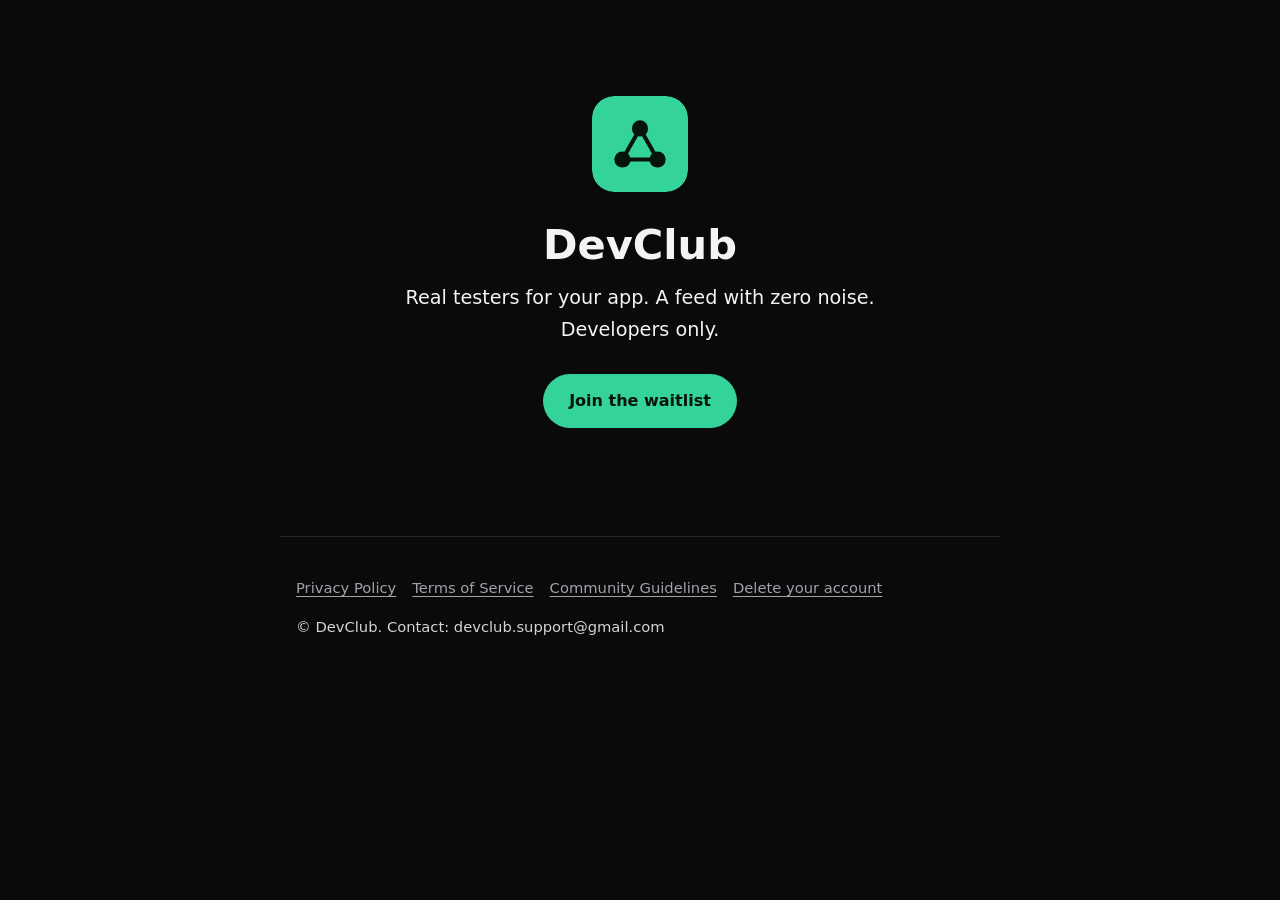
<file: index.html>
<!doctype html>
<html lang="en">
<head>
<meta charset="utf-8">
<meta name="viewport" content="width=device-width, initial-scale=1">
<title>DevClub - real testers for your app</title>
<meta name="description" content="Real testers for your app. A feed with zero noise. Developers only.">
<meta name="theme-color" content="#0a0a0b">
<link rel="icon" href="logo.svg" type="image/svg+xml">
<link rel="stylesheet" href="style.css">
</head>
<body>
<main>
<section class="hero">
<img src="logo.svg" alt="DevClub logo">
<h1>DevClub</h1>
<p class="pitch">Real testers for your app. A feed with zero noise. Developers only.</p>
<p><a class="button" href="https://docs.google.com/forms/d/e/1FAIpQLScbsFIVNDZLUlSnNaFrRqwOnDk3zbEwXJM5qHNq1kKEIdEdGQ/viewform" target="_blank" rel="noopener noreferrer">Join the waitlist</a></p>
</section>
</main>
<footer>
<p><a href="privacy.html">Privacy Policy</a><a href="terms.html">Terms of Service</a><a href="guidelines.html">Community Guidelines</a><a href="delete-account.html">Delete your account</a></p>
<p>&copy; DevClub. Contact: devclub.support@gmail.com</p>
</footer>
</body>
</html>
</file>
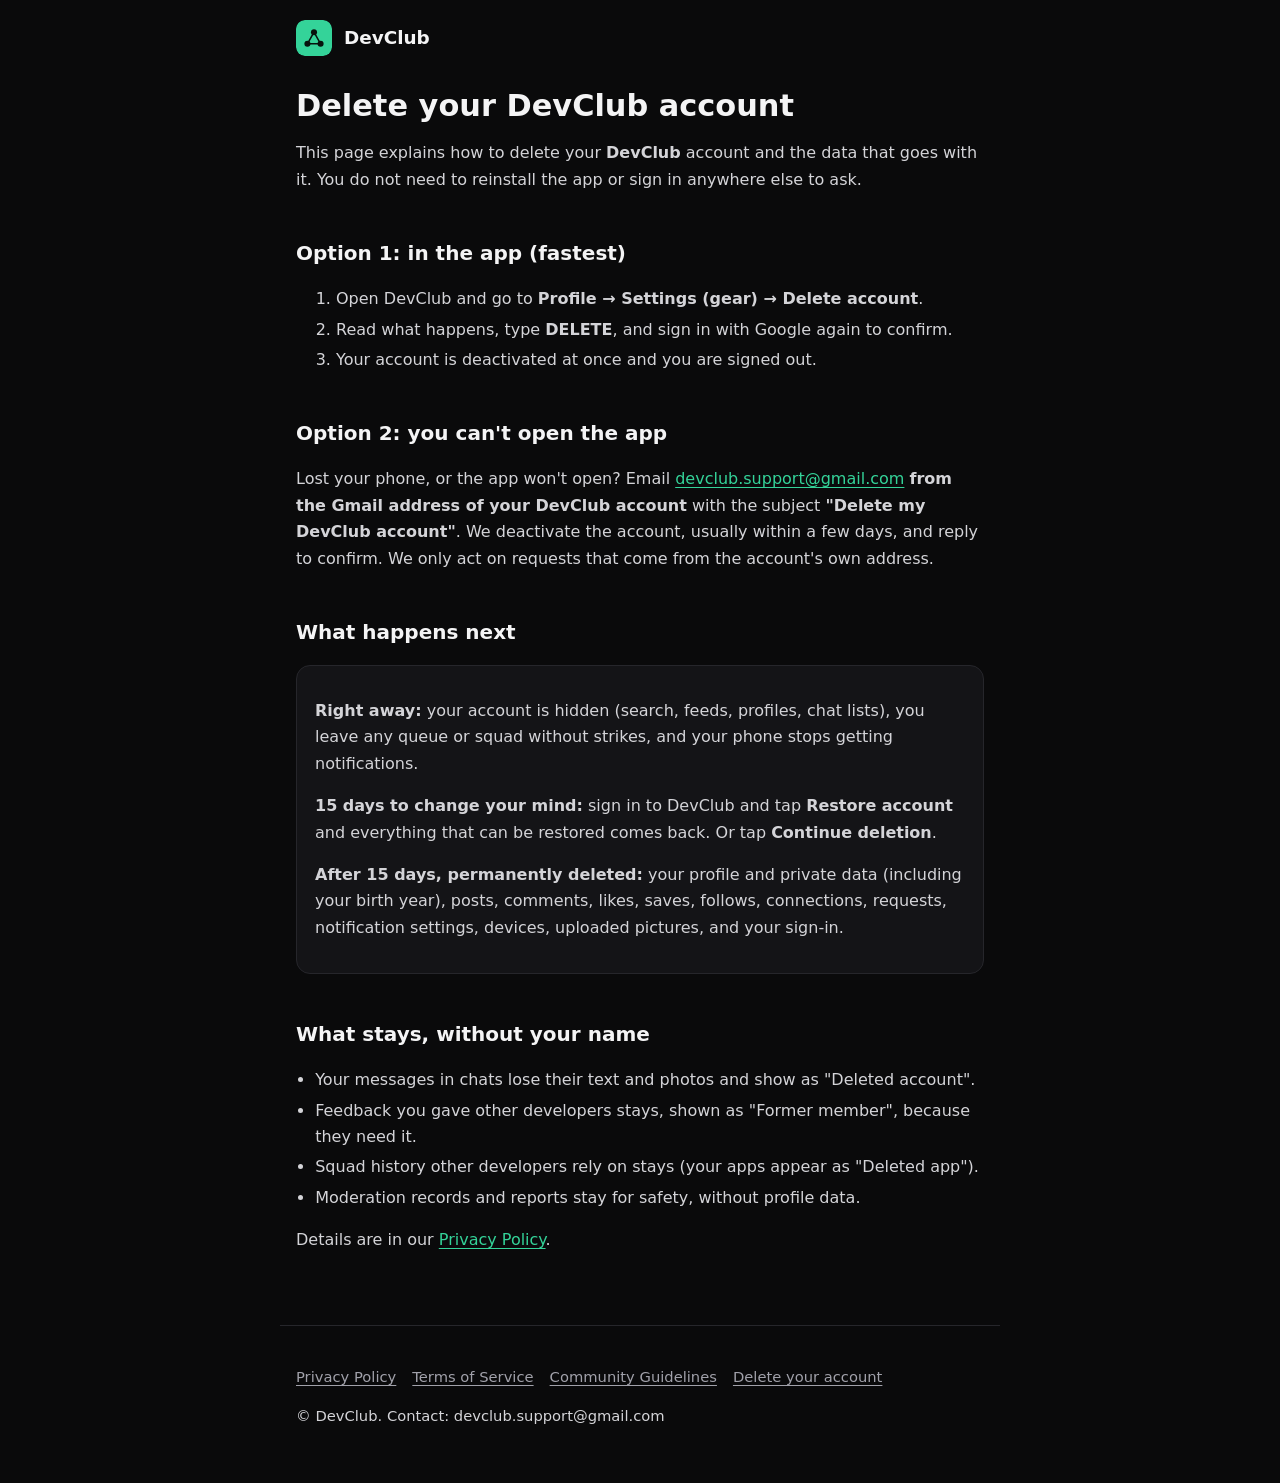
<file: delete-account.html>
<!doctype html>
<html lang="en">
<head>
<meta charset="utf-8">
<meta name="viewport" content="width=device-width, initial-scale=1">
<title>Delete your account - DevClub</title>
<meta name="description" content="How to delete your DevClub account, in the app or by e-mail, and what happens to your data.">
<meta name="theme-color" content="#0a0a0b">
<link rel="icon" href="logo.svg" type="image/svg+xml">
<link rel="stylesheet" href="style.css">
</head>
<body>
<header class="site"><img src="logo.svg" alt=""><a class="brand" href="index.html">DevClub</a></header>
<main>
<h1>Delete your DevClub account</h1>
<p>This page explains how to delete your <b>DevClub</b> account and the data that goes with it. You do not need to reinstall the app or sign in anywhere else to ask.</p>

<h2 id="in-app">Option 1: in the app (fastest)</h2>
<ol>
<li>Open DevClub and go to <b>Profile &rarr; Settings (gear) &rarr; Delete account</b>.</li>
<li>Read what happens, type <b>DELETE</b>, and sign in with Google again to confirm.</li>
<li>Your account is deactivated at once and you are signed out.</li>
</ol>

<h2 id="no-app">Option 2: you can't open the app</h2>
<p>Lost your phone, or the app won't open? Email <a href="mailto:devclub.support@gmail.com?subject=Delete%20my%20DevClub%20account">devclub.support@gmail.com</a> <b>from the Gmail address of your DevClub account</b> with the subject <b>"Delete my DevClub account"</b>. We deactivate the account, usually within a few days, and reply to confirm. We only act on requests that come from the account's own address.</p>

<h2 id="what">What happens next</h2>
<div class="card">
<p><b>Right away:</b> your account is hidden (search, feeds, profiles, chat lists), you leave any queue or squad without strikes, and your phone stops getting notifications.</p>
<p><b>15 days to change your mind:</b> sign in to DevClub and tap <b>Restore account</b> and everything that can be restored comes back. Or tap <b>Continue deletion</b>.</p>
<p><b>After 15 days, permanently deleted:</b> your profile and private data (including your birth year), posts, comments, likes, saves, follows, connections, requests, notification settings, devices, uploaded pictures, and your sign-in.</p>
</div>

<h2 id="kept">What stays, without your name</h2>
<ul>
<li>Your messages in chats lose their text and photos and show as "Deleted account".</li>
<li>Feedback you gave other developers stays, shown as "Former member", because they need it.</li>
<li>Squad history other developers rely on stays (your apps appear as "Deleted app").</li>
<li>Moderation records and reports stay for safety, without profile data.</li>
</ul>
<p>Details are in our <a href="privacy.html#deletion">Privacy Policy</a>.</p>

</main>
<footer>
<p><a href="privacy.html">Privacy Policy</a><a href="terms.html">Terms of Service</a><a href="guidelines.html">Community Guidelines</a><a href="delete-account.html">Delete your account</a></p>
<p>&copy; DevClub. Contact: devclub.support@gmail.com</p>
</footer>
</body>
</html>
</file>
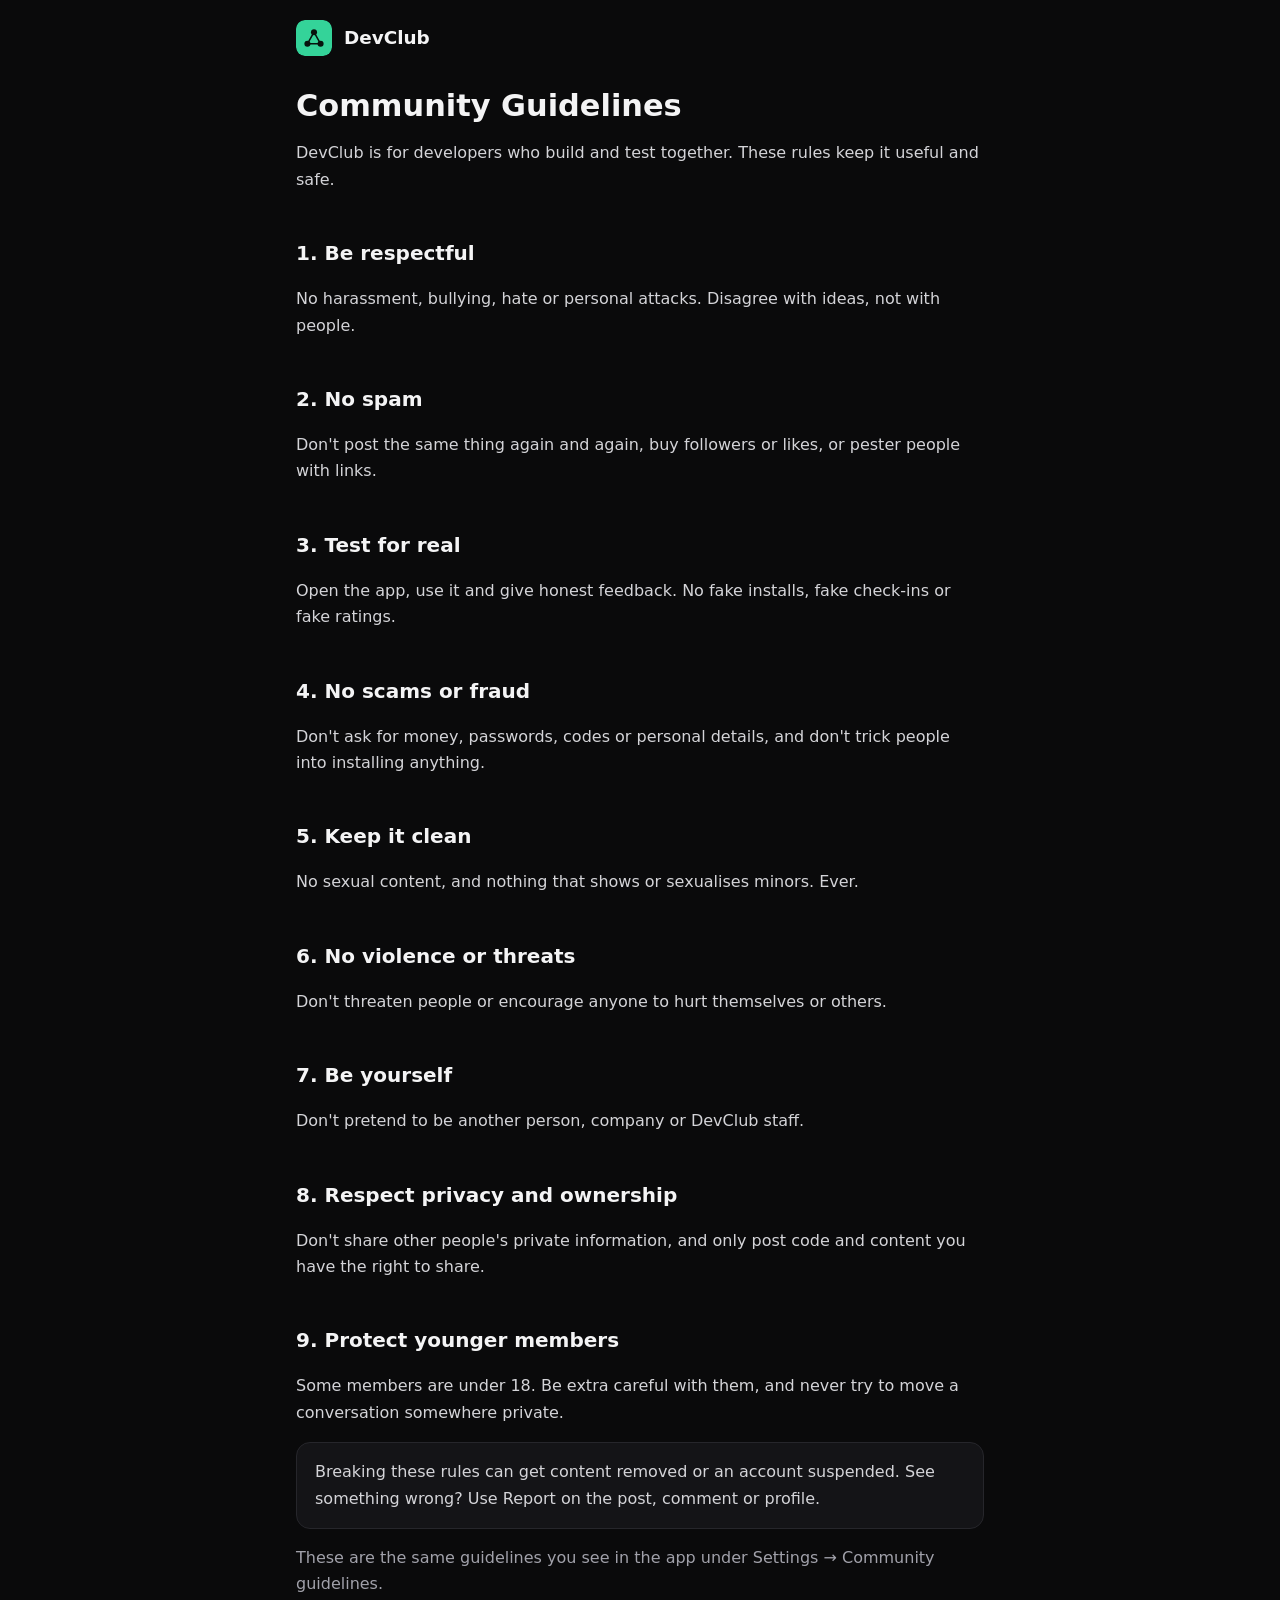
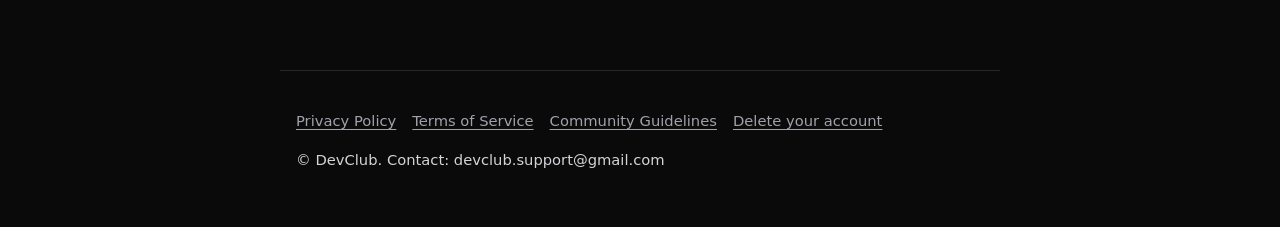
<file: guidelines.html>
<!doctype html>
<html lang="en">
<head>
<meta charset="utf-8">
<meta name="viewport" content="width=device-width, initial-scale=1">
<title>Community Guidelines - DevClub</title>
<meta name="description" content="The community guidelines of DevClub.">
<meta name="theme-color" content="#0a0a0b">
<link rel="icon" href="logo.svg" type="image/svg+xml">
<link rel="stylesheet" href="style.css">
</head>
<body>
<header class="site"><img src="logo.svg" alt=""><a class="brand" href="index.html">DevClub</a></header>
<main>
<h1>Community Guidelines</h1>
<p>DevClub is for developers who build and test together. These rules keep it useful and safe.</p>
<h2>1. Be respectful</h2>
<p>No harassment, bullying, hate or personal attacks. Disagree with ideas, not with people.</p>
<h2>2. No spam</h2>
<p>Don't post the same thing again and again, buy followers or likes, or pester people with links.</p>
<h2>3. Test for real</h2>
<p>Open the app, use it and give honest feedback. No fake installs, fake check-ins or fake ratings.</p>
<h2>4. No scams or fraud</h2>
<p>Don't ask for money, passwords, codes or personal details, and don't trick people into installing anything.</p>
<h2>5. Keep it clean</h2>
<p>No sexual content, and nothing that shows or sexualises minors. Ever.</p>
<h2>6. No violence or threats</h2>
<p>Don't threaten people or encourage anyone to hurt themselves or others.</p>
<h2>7. Be yourself</h2>
<p>Don't pretend to be another person, company or DevClub staff.</p>
<h2>8. Respect privacy and ownership</h2>
<p>Don't share other people's private information, and only post code and content you have the right to share.</p>
<h2>9. Protect younger members</h2>
<p>Some members are under 18. Be extra careful with them, and never try to move a conversation somewhere private.</p>

<p class="card">Breaking these rules can get content removed or an account suspended. See something wrong? Use Report on the post, comment or profile.</p>
<p class="muted">These are the same guidelines you see in the app under Settings &rarr; Community guidelines.</p>

</main>
<footer>
<p><a href="privacy.html">Privacy Policy</a><a href="terms.html">Terms of Service</a><a href="guidelines.html">Community Guidelines</a><a href="delete-account.html">Delete your account</a></p>
<p>&copy; DevClub. Contact: devclub.support@gmail.com</p>
</footer>
</body>
</html>
</file>
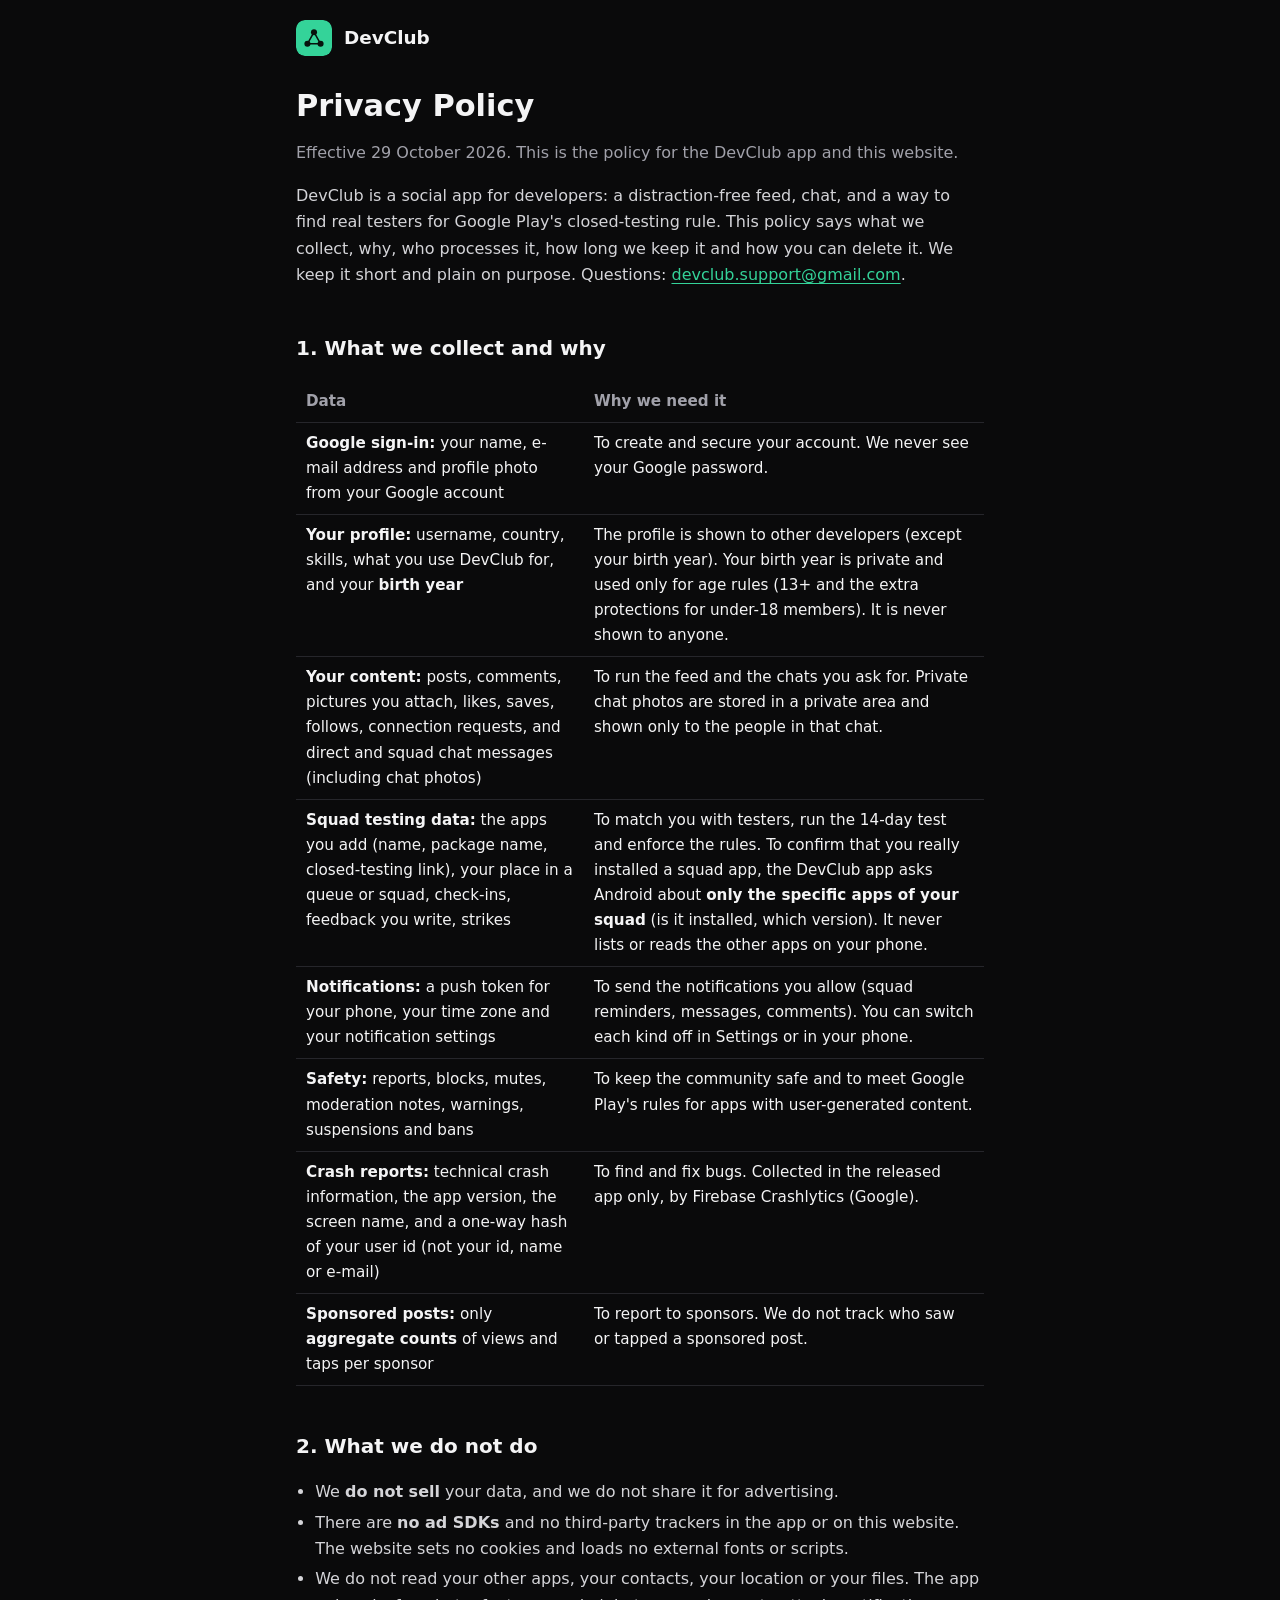
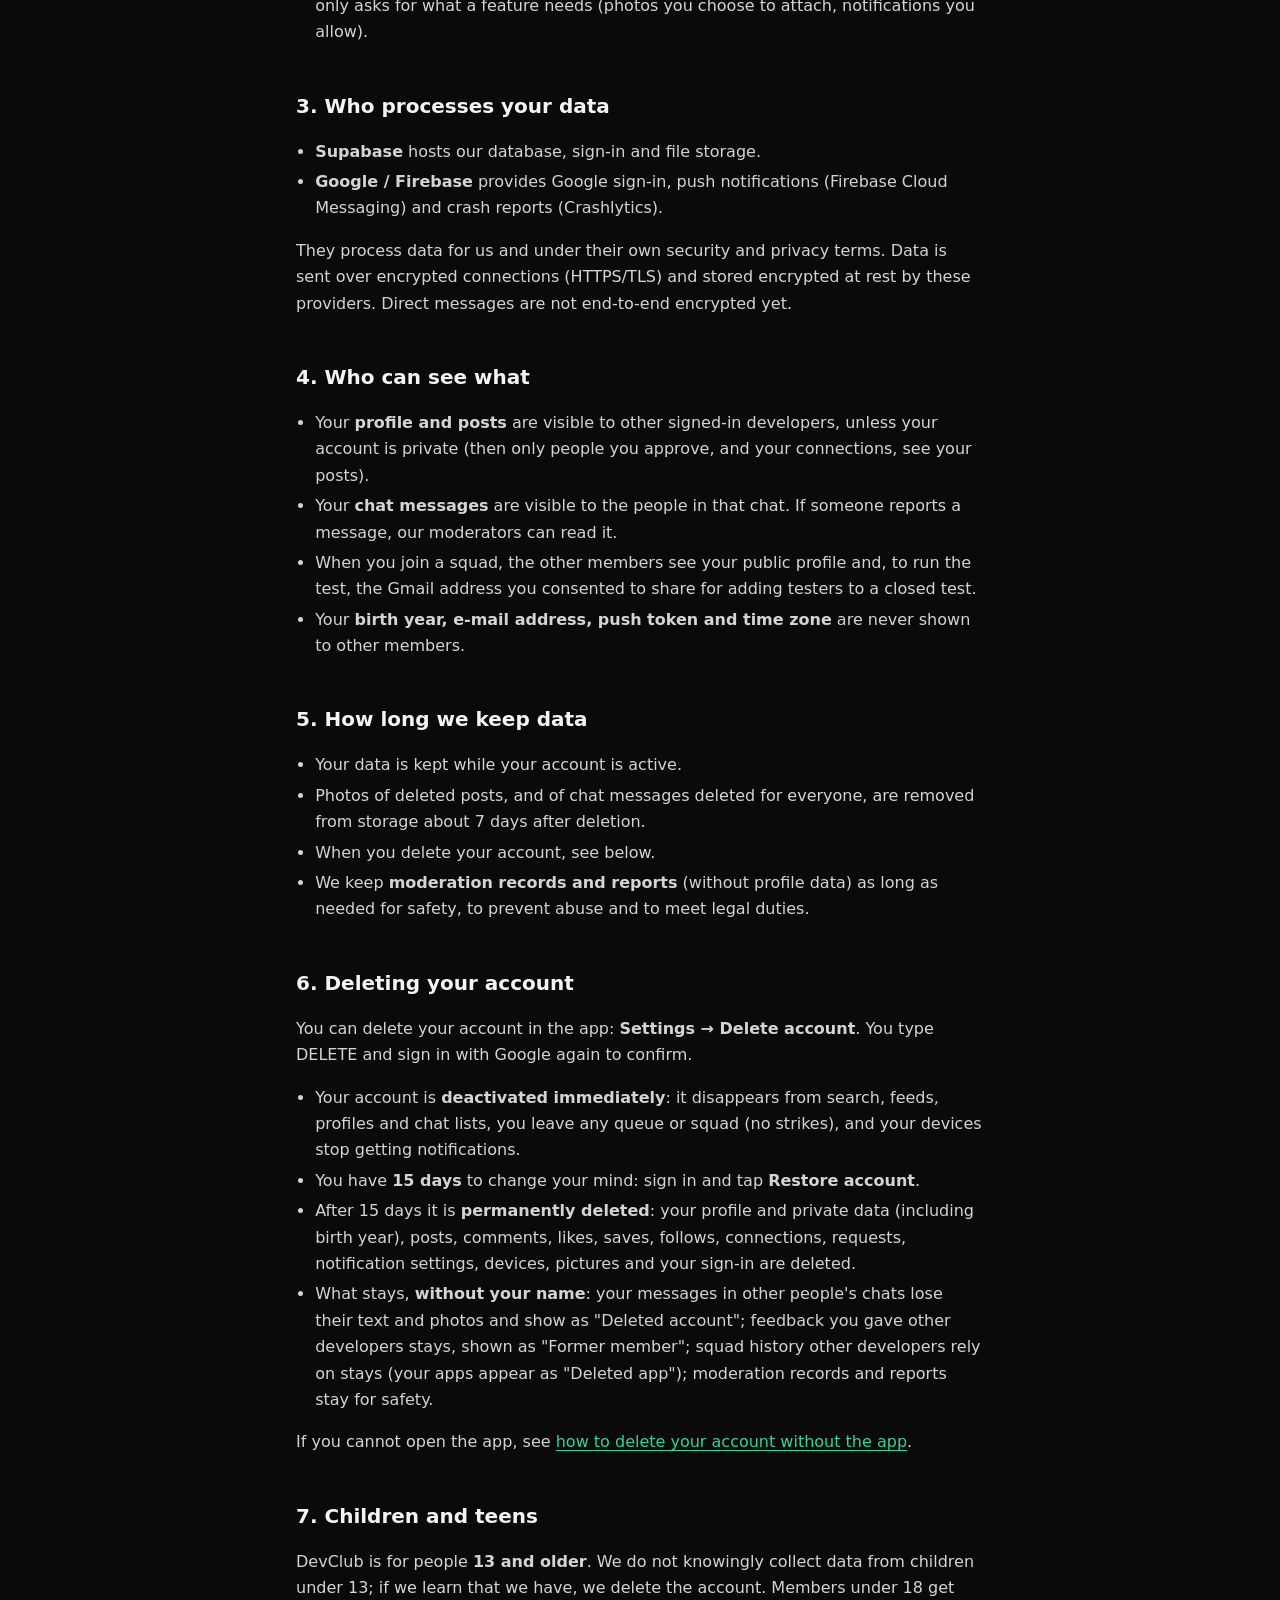
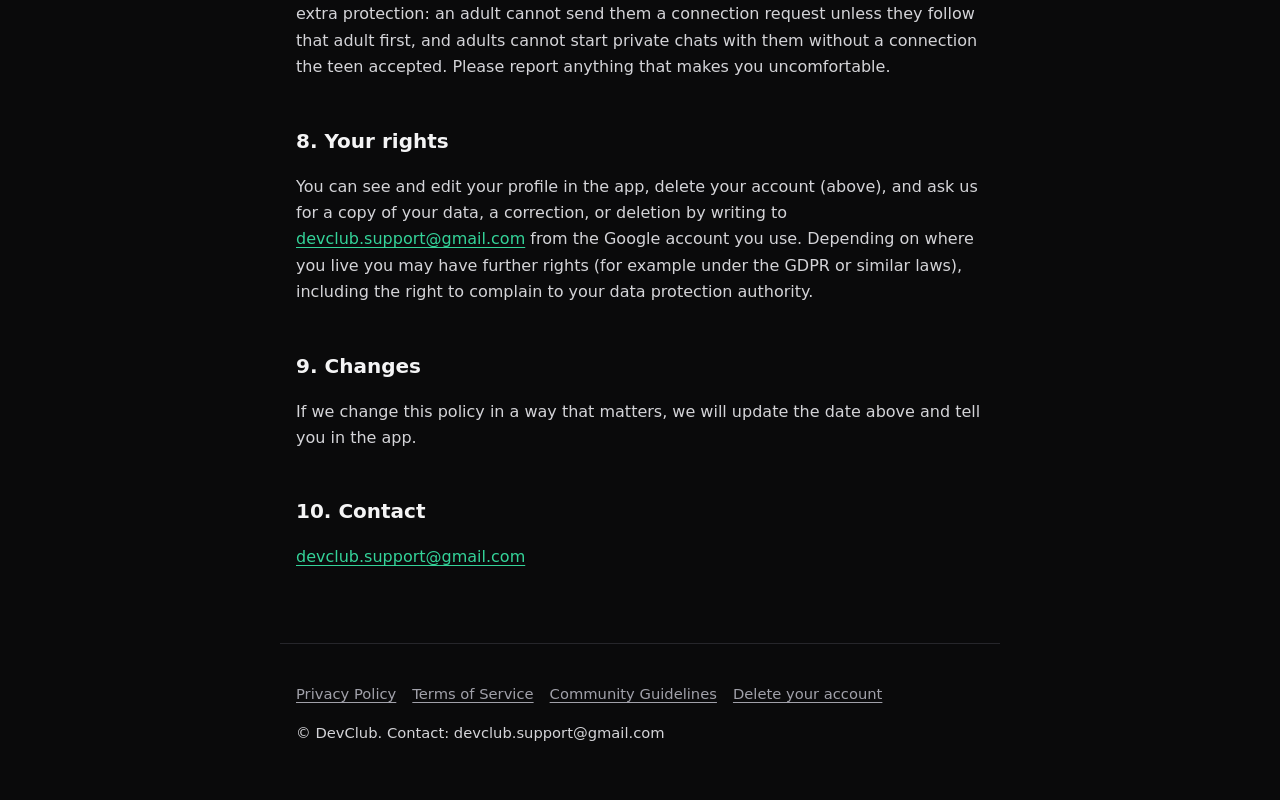
<file: privacy.html>
<!doctype html>
<!--
  DRAFT: written from what the app actually does. It should be reviewed (ideally by a
  lawyer) before the app is released to the public.
-->
<html lang="en">
<head>
<meta charset="utf-8">
<meta name="viewport" content="width=device-width, initial-scale=1">
<title>Privacy Policy - DevClub</title>
<meta name="description" content="What DevClub collects, why, who processes it, how long it is kept, and how to delete your account.">
<meta name="theme-color" content="#0a0a0b">
<link rel="icon" href="logo.svg" type="image/svg+xml">
<link rel="stylesheet" href="style.css">
</head>
<body>
<header class="site"><img src="logo.svg" alt=""><a class="brand" href="index.html">DevClub</a></header>
<main>
<h1>Privacy Policy</h1>
<p class="muted">Effective 29 October 2026. This is the policy for the DevClub app and this website.</p>

<p>DevClub is a social app for developers: a distraction-free feed, chat, and a way to find real testers for Google Play's closed-testing rule. This policy says what we collect, why, who processes it, how long we keep it and how you can delete it. We keep it short and plain on purpose. Questions: <a href="mailto:devclub.support@gmail.com">devclub.support@gmail.com</a>.</p>

<h2 id="what">1. What we collect and why</h2>
<table>
<tr><th>Data</th><th>Why we need it</th></tr>
<tr><td><b>Google sign-in:</b> your name, e-mail address and profile photo from your Google account</td><td>To create and secure your account. We never see your Google password.</td></tr>
<tr><td><b>Your profile:</b> username, country, skills, what you use DevClub for, and your <b>birth year</b></td><td>The profile is shown to other developers (except your birth year). Your birth year is private and used only for age rules (13+ and the extra protections for under-18 members). It is never shown to anyone.</td></tr>
<tr><td><b>Your content:</b> posts, comments, pictures you attach, likes, saves, follows, connection requests, and direct and squad chat messages (including chat photos)</td><td>To run the feed and the chats you ask for. Private chat photos are stored in a private area and shown only to the people in that chat.</td></tr>
<tr><td><b>Squad testing data:</b> the apps you add (name, package name, closed-testing link), your place in a queue or squad, check-ins, feedback you write, strikes</td><td>To match you with testers, run the 14-day test and enforce the rules. To confirm that you really installed a squad app, the DevClub app asks Android about <b>only the specific apps of your squad</b> (is it installed, which version). It never lists or reads the other apps on your phone.</td></tr>
<tr><td><b>Notifications:</b> a push token for your phone, your time zone and your notification settings</td><td>To send the notifications you allow (squad reminders, messages, comments). You can switch each kind off in Settings or in your phone.</td></tr>
<tr><td><b>Safety:</b> reports, blocks, mutes, moderation notes, warnings, suspensions and bans</td><td>To keep the community safe and to meet Google Play's rules for apps with user-generated content.</td></tr>
<tr><td><b>Crash reports:</b> technical crash information, the app version, the screen name, and a one-way hash of your user id (not your id, name or e-mail)</td><td>To find and fix bugs. Collected in the released app only, by Firebase Crashlytics (Google).</td></tr>
<tr><td><b>Sponsored posts:</b> only <b>aggregate counts</b> of views and taps per sponsor</td><td>To report to sponsors. We do not track who saw or tapped a sponsored post.</td></tr>
</table>

<h2 id="not">2. What we do not do</h2>
<ul>
<li>We <b>do not sell</b> your data, and we do not share it for advertising.</li>
<li>There are <b>no ad SDKs</b> and no third-party trackers in the app or on this website. The website sets no cookies and loads no external fonts or scripts.</li>
<li>We do not read your other apps, your contacts, your location or your files. The app only asks for what a feature needs (photos you choose to attach, notifications you allow).</li>
</ul>

<h2 id="who">3. Who processes your data</h2>
<ul>
<li><b>Supabase</b> hosts our database, sign-in and file storage.</li>
<li><b>Google / Firebase</b> provides Google sign-in, push notifications (Firebase Cloud Messaging) and crash reports (Crashlytics).</li>
</ul>
<p>They process data for us and under their own security and privacy terms. Data is sent over encrypted connections (HTTPS/TLS) and stored encrypted at rest by these providers. Direct messages are not end-to-end encrypted yet.</p>

<h2 id="who-sees">4. Who can see what</h2>
<ul>
<li>Your <b>profile and posts</b> are visible to other signed-in developers, unless your account is private (then only people you approve, and your connections, see your posts).</li>
<li>Your <b>chat messages</b> are visible to the people in that chat. If someone reports a message, our moderators can read it.</li>
<li>When you join a squad, the other members see your public profile and, to run the test, the Gmail address you consented to share for adding testers to a closed test.</li>
<li>Your <b>birth year, e-mail address, push token and time zone</b> are never shown to other members.</li>
</ul>

<h2 id="retention">5. How long we keep data</h2>
<ul>
<li>Your data is kept while your account is active.</li>
<li>Photos of deleted posts, and of chat messages deleted for everyone, are removed from storage about 7 days after deletion.</li>
<li>When you delete your account, see below.</li>
<li>We keep <b>moderation records and reports</b> (without profile data) as long as needed for safety, to prevent abuse and to meet legal duties.</li>
</ul>

<h2 id="deletion">6. Deleting your account</h2>
<p>You can delete your account in the app: <b>Settings &rarr; Delete account</b>. You type DELETE and sign in with Google again to confirm.</p>
<ul>
<li>Your account is <b>deactivated immediately</b>: it disappears from search, feeds, profiles and chat lists, you leave any queue or squad (no strikes), and your devices stop getting notifications.</li>
<li>You have <b>15 days</b> to change your mind: sign in and tap <b>Restore account</b>.</li>
<li>After 15 days it is <b>permanently deleted</b>: your profile and private data (including birth year), posts, comments, likes, saves, follows, connections, requests, notification settings, devices, pictures and your sign-in are deleted.</li>
<li>What stays, <b>without your name</b>: your messages in other people's chats lose their text and photos and show as "Deleted account"; feedback you gave other developers stays, shown as "Former member"; squad history other developers rely on stays (your apps appear as "Deleted app"); moderation records and reports stay for safety.</li>
</ul>
<p>If you cannot open the app, see <a href="delete-account.html">how to delete your account without the app</a>.</p>

<h2 id="minors">7. Children and teens</h2>
<p>DevClub is for people <b>13 and older</b>. We do not knowingly collect data from children under 13; if we learn that we have, we delete the account. Members under 18 get extra protection: an adult cannot send them a connection request unless they follow that adult first, and adults cannot start private chats with them without a connection the teen accepted. Please report anything that makes you uncomfortable.</p>

<h2 id="rights">8. Your rights</h2>
<p>You can see and edit your profile in the app, delete your account (above), and ask us for a copy of your data, a correction, or deletion by writing to <a href="mailto:devclub.support@gmail.com">devclub.support@gmail.com</a> from the Google account you use. Depending on where you live you may have further rights (for example under the GDPR or similar laws), including the right to complain to your data protection authority.</p>

<h2 id="changes">9. Changes</h2>
<p>If we change this policy in a way that matters, we will update the date above and tell you in the app.</p>

<h2 id="contact">10. Contact</h2>
<p><a href="mailto:devclub.support@gmail.com">devclub.support@gmail.com</a></p>

</main>
<footer>
<p><a href="privacy.html">Privacy Policy</a><a href="terms.html">Terms of Service</a><a href="guidelines.html">Community Guidelines</a><a href="delete-account.html">Delete your account</a></p>
<p>&copy; DevClub. Contact: devclub.support@gmail.com</p>
</footer>
</body>
</html>
</file>
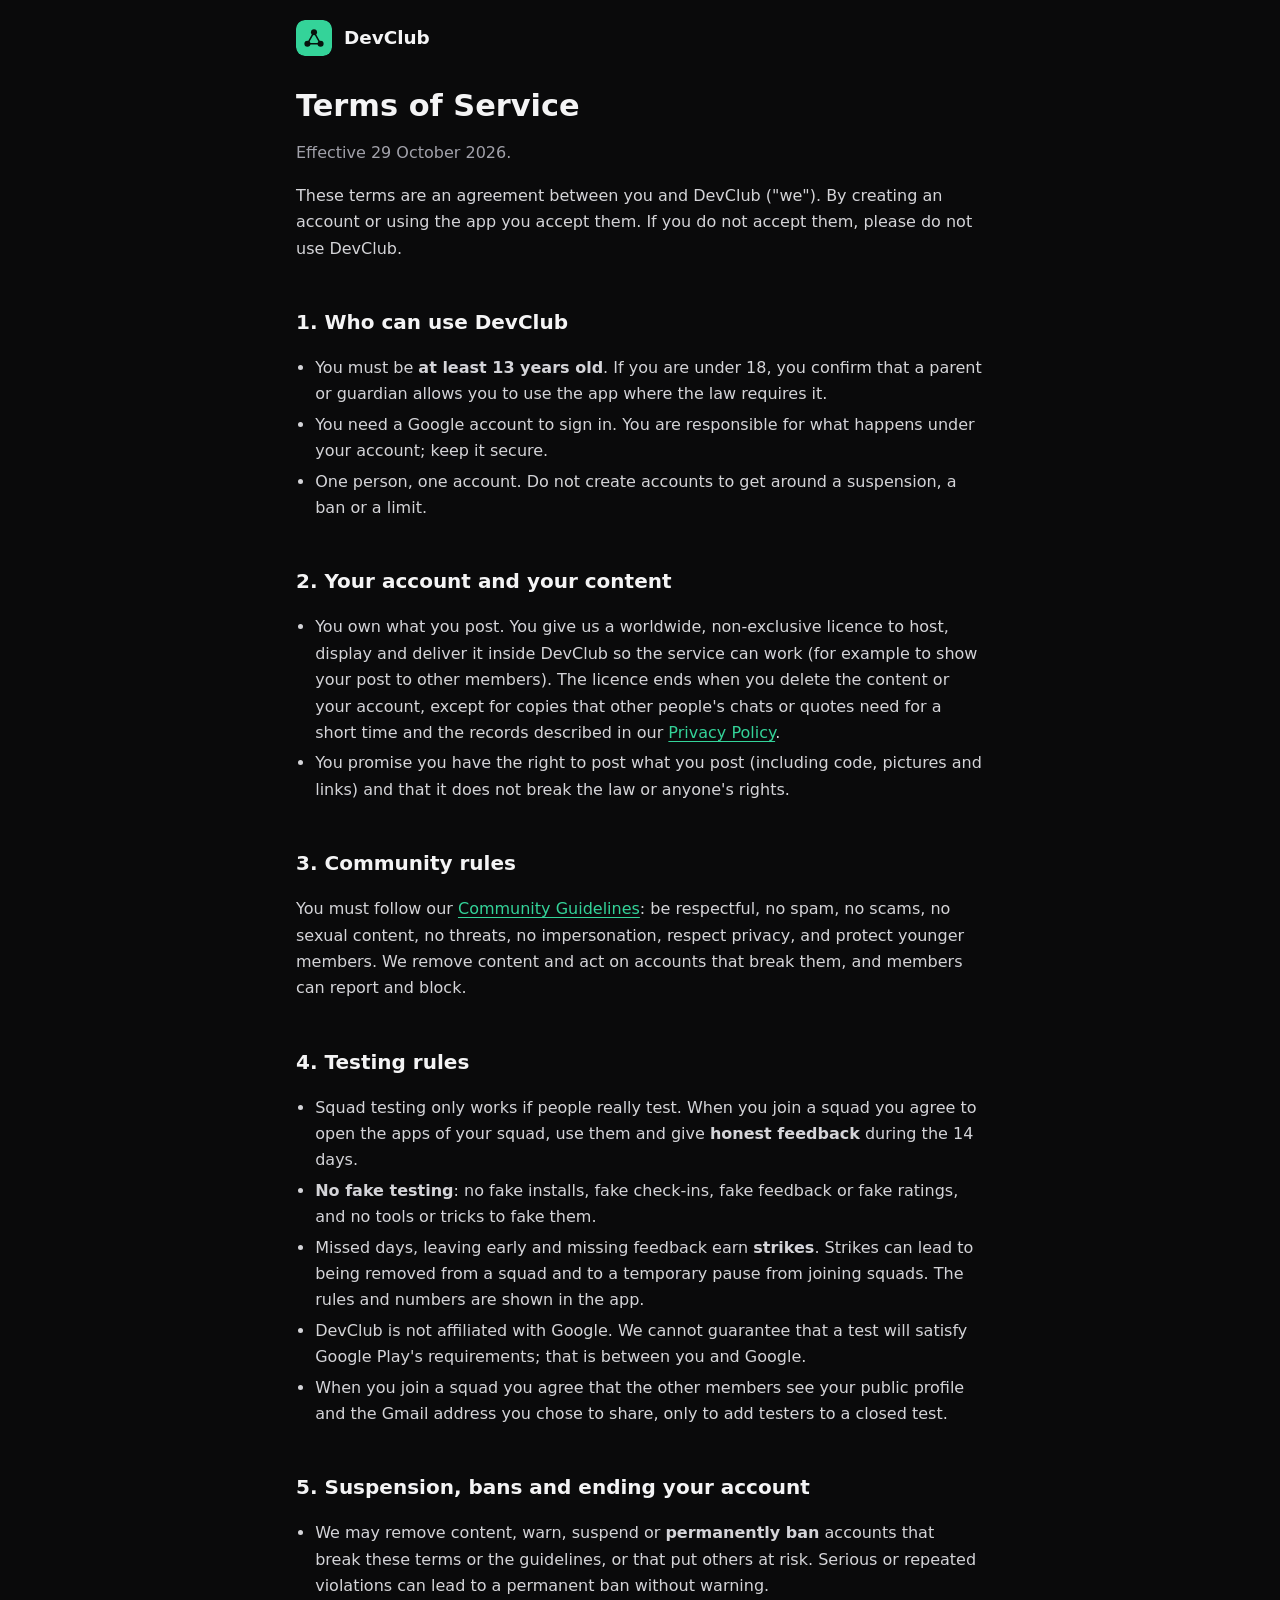
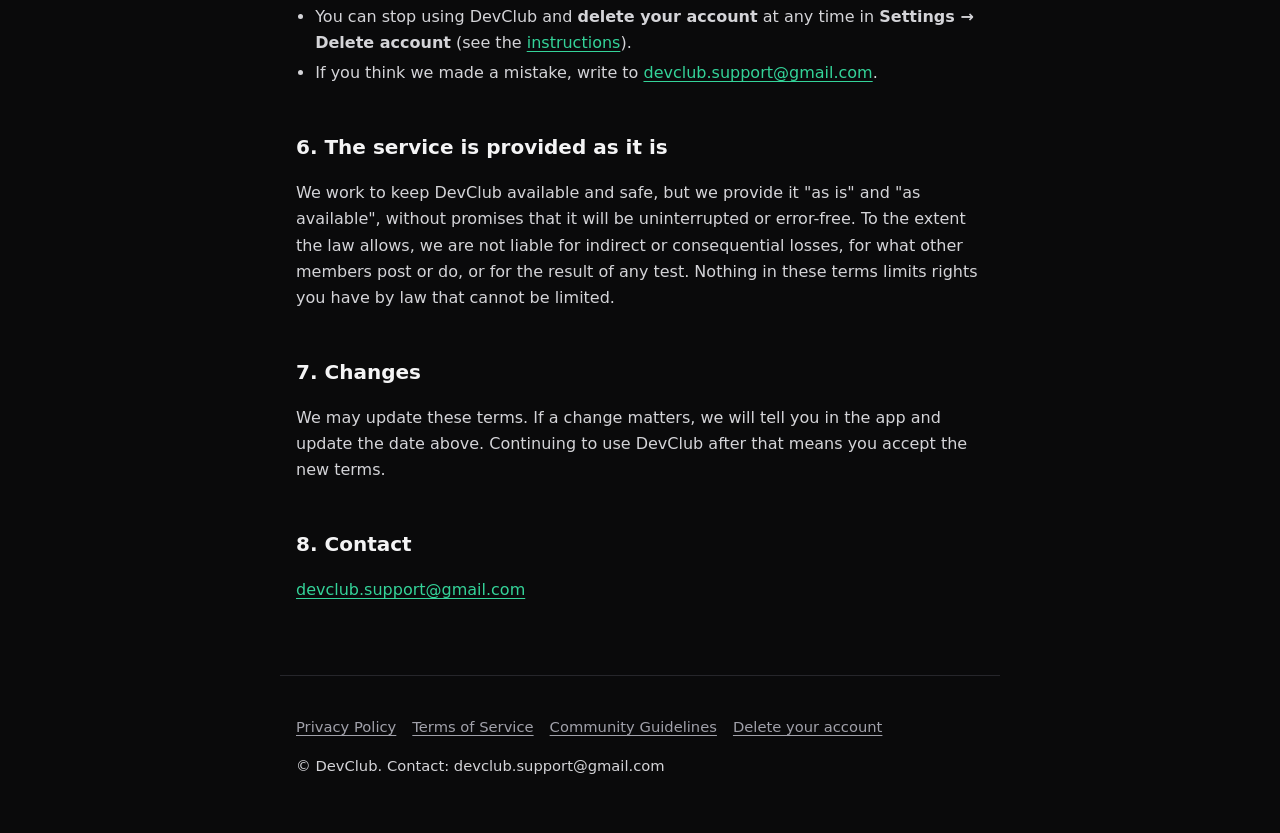
<file: terms.html>
<!doctype html>
<!--
  DRAFT: written from what the app actually does. It should be reviewed (ideally by a
  lawyer) before the app is released to the public.
-->
<html lang="en">
<head>
<meta charset="utf-8">
<meta name="viewport" content="width=device-width, initial-scale=1">
<title>Terms of Service - DevClub</title>
<meta name="description" content="The rules for using DevClub: eligibility, accounts, testing rules, content and termination.">
<meta name="theme-color" content="#0a0a0b">
<link rel="icon" href="logo.svg" type="image/svg+xml">
<link rel="stylesheet" href="style.css">
</head>
<body>
<header class="site"><img src="logo.svg" alt=""><a class="brand" href="index.html">DevClub</a></header>
<main>
<h1>Terms of Service</h1>
<p class="muted">Effective 29 October 2026.</p>
<p>These terms are an agreement between you and DevClub ("we"). By creating an account or using the app you accept them. If you do not accept them, please do not use DevClub.</p>

<h2>1. Who can use DevClub</h2>
<ul>
<li>You must be <b>at least 13 years old</b>. If you are under 18, you confirm that a parent or guardian allows you to use the app where the law requires it.</li>
<li>You need a Google account to sign in. You are responsible for what happens under your account; keep it secure.</li>
<li>One person, one account. Do not create accounts to get around a suspension, a ban or a limit.</li>
</ul>

<h2>2. Your account and your content</h2>
<ul>
<li>You own what you post. You give us a worldwide, non-exclusive licence to host, display and deliver it inside DevClub so the service can work (for example to show your post to other members). The licence ends when you delete the content or your account, except for copies that other people's chats or quotes need for a short time and the records described in our <a href="privacy.html#deletion">Privacy Policy</a>.</li>
<li>You promise you have the right to post what you post (including code, pictures and links) and that it does not break the law or anyone's rights.</li>
</ul>

<h2>3. Community rules</h2>
<p>You must follow our <a href="guidelines.html">Community Guidelines</a>: be respectful, no spam, no scams, no sexual content, no threats, no impersonation, respect privacy, and protect younger members. We remove content and act on accounts that break them, and members can report and block.</p>

<h2>4. Testing rules</h2>
<ul>
<li>Squad testing only works if people really test. When you join a squad you agree to open the apps of your squad, use them and give <b>honest feedback</b> during the 14 days.</li>
<li><b>No fake testing</b>: no fake installs, fake check-ins, fake feedback or fake ratings, and no tools or tricks to fake them.</li>
<li>Missed days, leaving early and missing feedback earn <b>strikes</b>. Strikes can lead to being removed from a squad and to a temporary pause from joining squads. The rules and numbers are shown in the app.</li>
<li>DevClub is not affiliated with Google. We cannot guarantee that a test will satisfy Google Play's requirements; that is between you and Google.</li>
<li>When you join a squad you agree that the other members see your public profile and the Gmail address you chose to share, only to add testers to a closed test.</li>
</ul>

<h2>5. Suspension, bans and ending your account</h2>
<ul>
<li>We may remove content, warn, suspend or <b>permanently ban</b> accounts that break these terms or the guidelines, or that put others at risk. Serious or repeated violations can lead to a permanent ban without warning.</li>
<li>You can stop using DevClub and <b>delete your account</b> at any time in <b>Settings &rarr; Delete account</b> (see the <a href="delete-account.html">instructions</a>).</li>
<li>If you think we made a mistake, write to <a href="mailto:devclub.support@gmail.com">devclub.support@gmail.com</a>.</li>
</ul>

<h2>6. The service is provided as it is</h2>
<p>We work to keep DevClub available and safe, but we provide it "as is" and "as available", without promises that it will be uninterrupted or error-free. To the extent the law allows, we are not liable for indirect or consequential losses, for what other members post or do, or for the result of any test. Nothing in these terms limits rights you have by law that cannot be limited.</p>

<h2>7. Changes</h2>
<p>We may update these terms. If a change matters, we will tell you in the app and update the date above. Continuing to use DevClub after that means you accept the new terms.</p>

<h2>8. Contact</h2>
<p><a href="mailto:devclub.support@gmail.com">devclub.support@gmail.com</a></p>

</main>
<footer>
<p><a href="privacy.html">Privacy Policy</a><a href="terms.html">Terms of Service</a><a href="guidelines.html">Community Guidelines</a><a href="delete-account.html">Delete your account</a></p>
<p>&copy; DevClub. Contact: devclub.support@gmail.com</p>
</footer>
</body>
</html>
</file>
<file: style.css>
/* DevClub site: dark theme like the app. No external fonts, no scripts, no trackers. */
:root {
  --bg: #0a0a0b;
  --surface: #141417;
  --border: #26262b;
  --text: #f4f4f5;
  --muted: #a1a1aa;
  --accent: #34d399;
  --on-accent: #07130d;
}
* { box-sizing: border-box; }
html { -webkit-text-size-adjust: 100%; }
body {
  margin: 0;
  background: var(--bg);
  color: var(--text);
  font: 16px/1.65 system-ui, -apple-system, "Segoe UI", Roboto, Helvetica, Arial, sans-serif;
}
a { color: var(--accent); text-underline-offset: 3px; }
a:hover { text-decoration-thickness: 2px; }
header.site {
  display: flex; align-items: center; gap: 12px;
  max-width: 720px; margin: 0 auto; padding: 20px 16px 0;
}
header.site img { width: 36px; height: 36px; border-radius: 9px; }
header.site a.brand { color: var(--text); font-weight: 700; font-size: 1.15rem; text-decoration: none; }
main { max-width: 720px; margin: 0 auto; padding: 24px 16px 56px; }
h1 { font-size: 1.9rem; line-height: 1.2; margin: 8px 0 4px; }
h2 { font-size: 1.25rem; margin: 2.2em 0 0.4em; }
h3 { font-size: 1.05rem; margin: 1.6em 0 0.2em; }
p, li { color: #d4d4d8; }
.muted { color: var(--muted); }
ul { padding-left: 1.2em; }
li { margin: 0.25em 0; }
table { width: 100%; border-collapse: collapse; margin: 1em 0; font-size: 0.95rem; }
th, td { text-align: left; padding: 8px 10px; border-bottom: 1px solid var(--border); vertical-align: top; }
th { color: var(--muted); font-weight: 600; }
.card {
  background: var(--surface); border: 1px solid var(--border);
  border-radius: 14px; padding: 16px 18px; margin: 16px 0;
}
.button {
  display: inline-block; background: var(--accent); color: var(--on-accent);
  font-weight: 700; text-decoration: none; padding: 14px 26px; border-radius: 999px;
}
.button:hover { filter: brightness(1.08); }
footer {
  max-width: 720px; margin: 0 auto; padding: 24px 16px 40px;
  border-top: 1px solid var(--border); color: var(--muted); font-size: 0.92rem;
}
footer a { color: var(--muted); margin-right: 16px; }
.hero { text-align: center; padding: 8vh 0 4vh; }
.hero img { width: 96px; height: 96px; border-radius: 22px; }
.hero h1 { font-size: 2.6rem; margin-top: 20px; }
.hero p.pitch { font-size: 1.2rem; color: var(--text); max-width: 30em; margin: 12px auto 28px; }
@media (max-width: 480px) { .hero h1 { font-size: 2.1rem; } h1 { font-size: 1.6rem; } }
</file>
